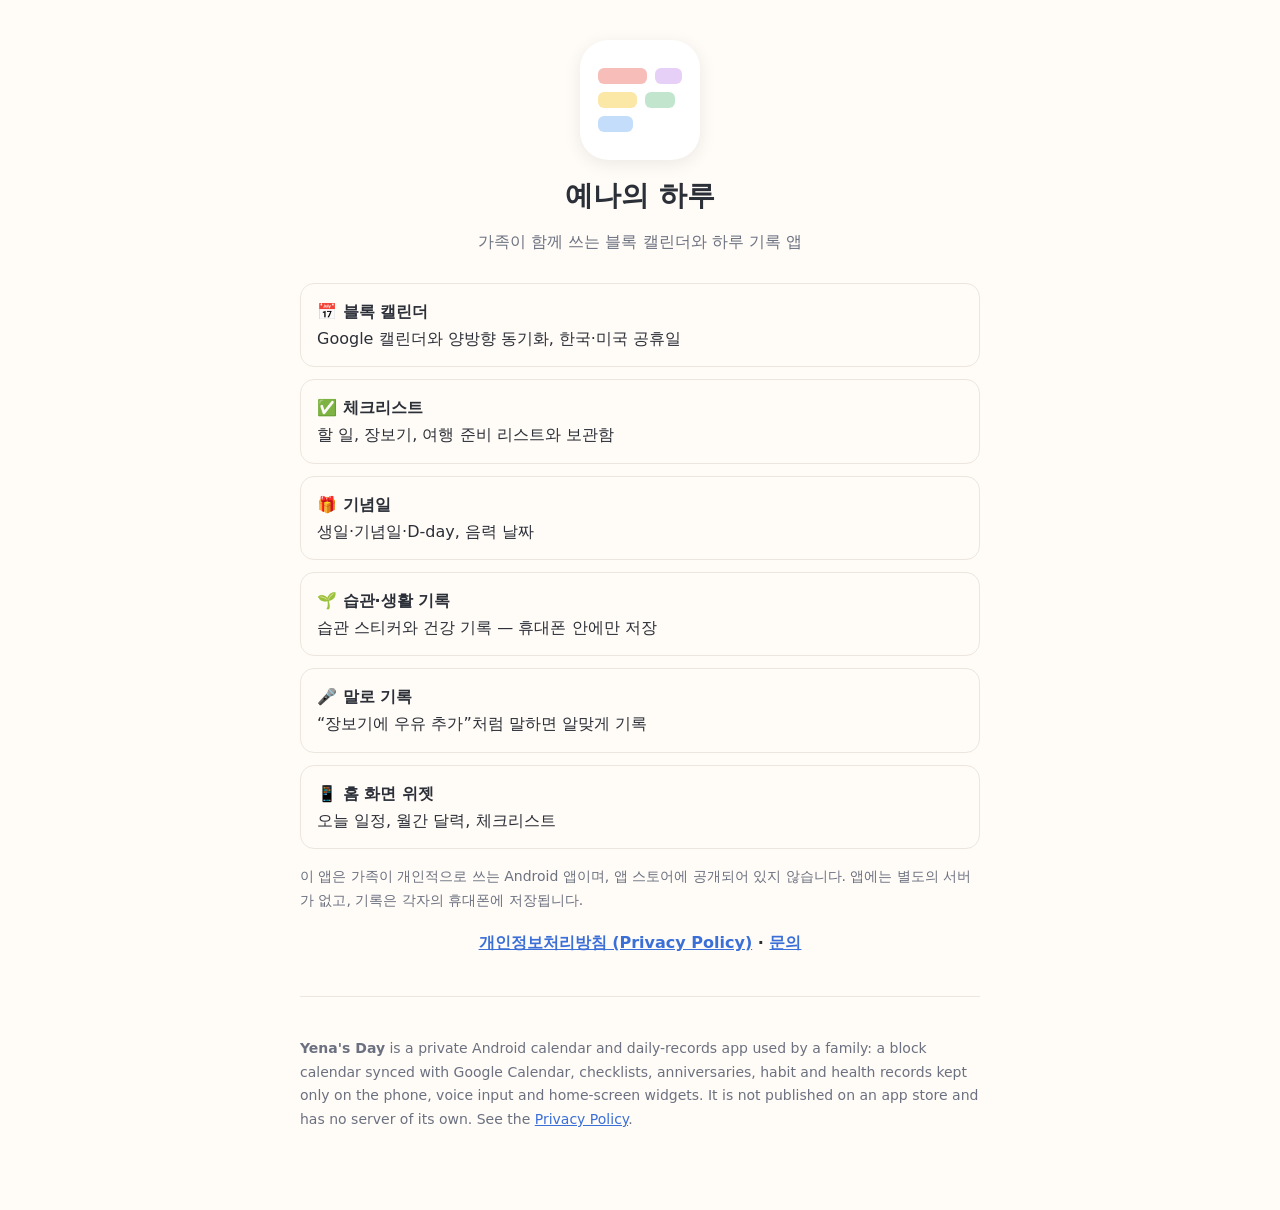
<file: index.html>
<!doctype html>
<html lang="ko">
<head>
  <meta charset="utf-8">
  <meta name="viewport" content="width=device-width, initial-scale=1">
  <title>예나의 하루</title>
  <meta name="description" content="가족이 함께 쓰는 블록 캘린더와 하루 기록 앱">
  <link rel="stylesheet" href="style.css">
</head>
<body>
  <main>
    <div class="hero">
      <div class="logo" aria-hidden="true">
        <span style="background:#F7BDB8;width:58%"></span>
        <span style="background:#E7D0F8;width:32%"></span><span style="background:#FBE7A6;width:46%"></span>
        <span style="background:#C2E5CD;width:36%"></span><span style="background:#C3DDFA;width:42%"></span>
      </div>
      <h1>예나의 하루</h1>
      <p class="lead">가족이 함께 쓰는 블록 캘린더와 하루 기록 앱</p>
    </div>

    <ul class="features">
      <li><strong>📅 블록 캘린더</strong> Google 캘린더와 양방향 동기화, 한국·미국 공휴일</li>
      <li><strong>✅ 체크리스트</strong> 할 일, 장보기, 여행 준비 리스트와 보관함</li>
      <li><strong>🎁 기념일</strong> 생일·기념일·D-day, 음력 날짜</li>
      <li><strong>🌱 습관·생활 기록</strong> 습관 스티커와 건강 기록 — 휴대폰 안에만 저장</li>
      <li><strong>🎤 말로 기록</strong> “장보기에 우유 추가”처럼 말하면 알맞게 기록</li>
      <li><strong>📱 홈 화면 위젯</strong> 오늘 일정, 월간 달력, 체크리스트</li>
    </ul>

    <p class="note">이 앱은 가족이 개인적으로 쓰는 Android 앱이며, 앱 스토어에 공개되어 있지 않습니다. 앱에는 별도의 서버가 없고, 기록은 각자의 휴대폰에 저장됩니다.</p>

    <p class="links"><a href="privacy.html">개인정보처리방침 (Privacy Policy)</a> · <a href="https://github.com/yl4315/yena-day/issues">문의</a></p>

    <hr>
    <p class="muted"><strong>Yena's Day</strong> is a private Android calendar and daily-records app used by a family: a block calendar synced with Google Calendar, checklists, anniversaries, habit and health records kept only on the phone, voice input and home-screen widgets. It is not published on an app store and has no server of its own. See the <a href="privacy.html">Privacy Policy</a>.</p>
  </main>
</body>
</html>
</file>
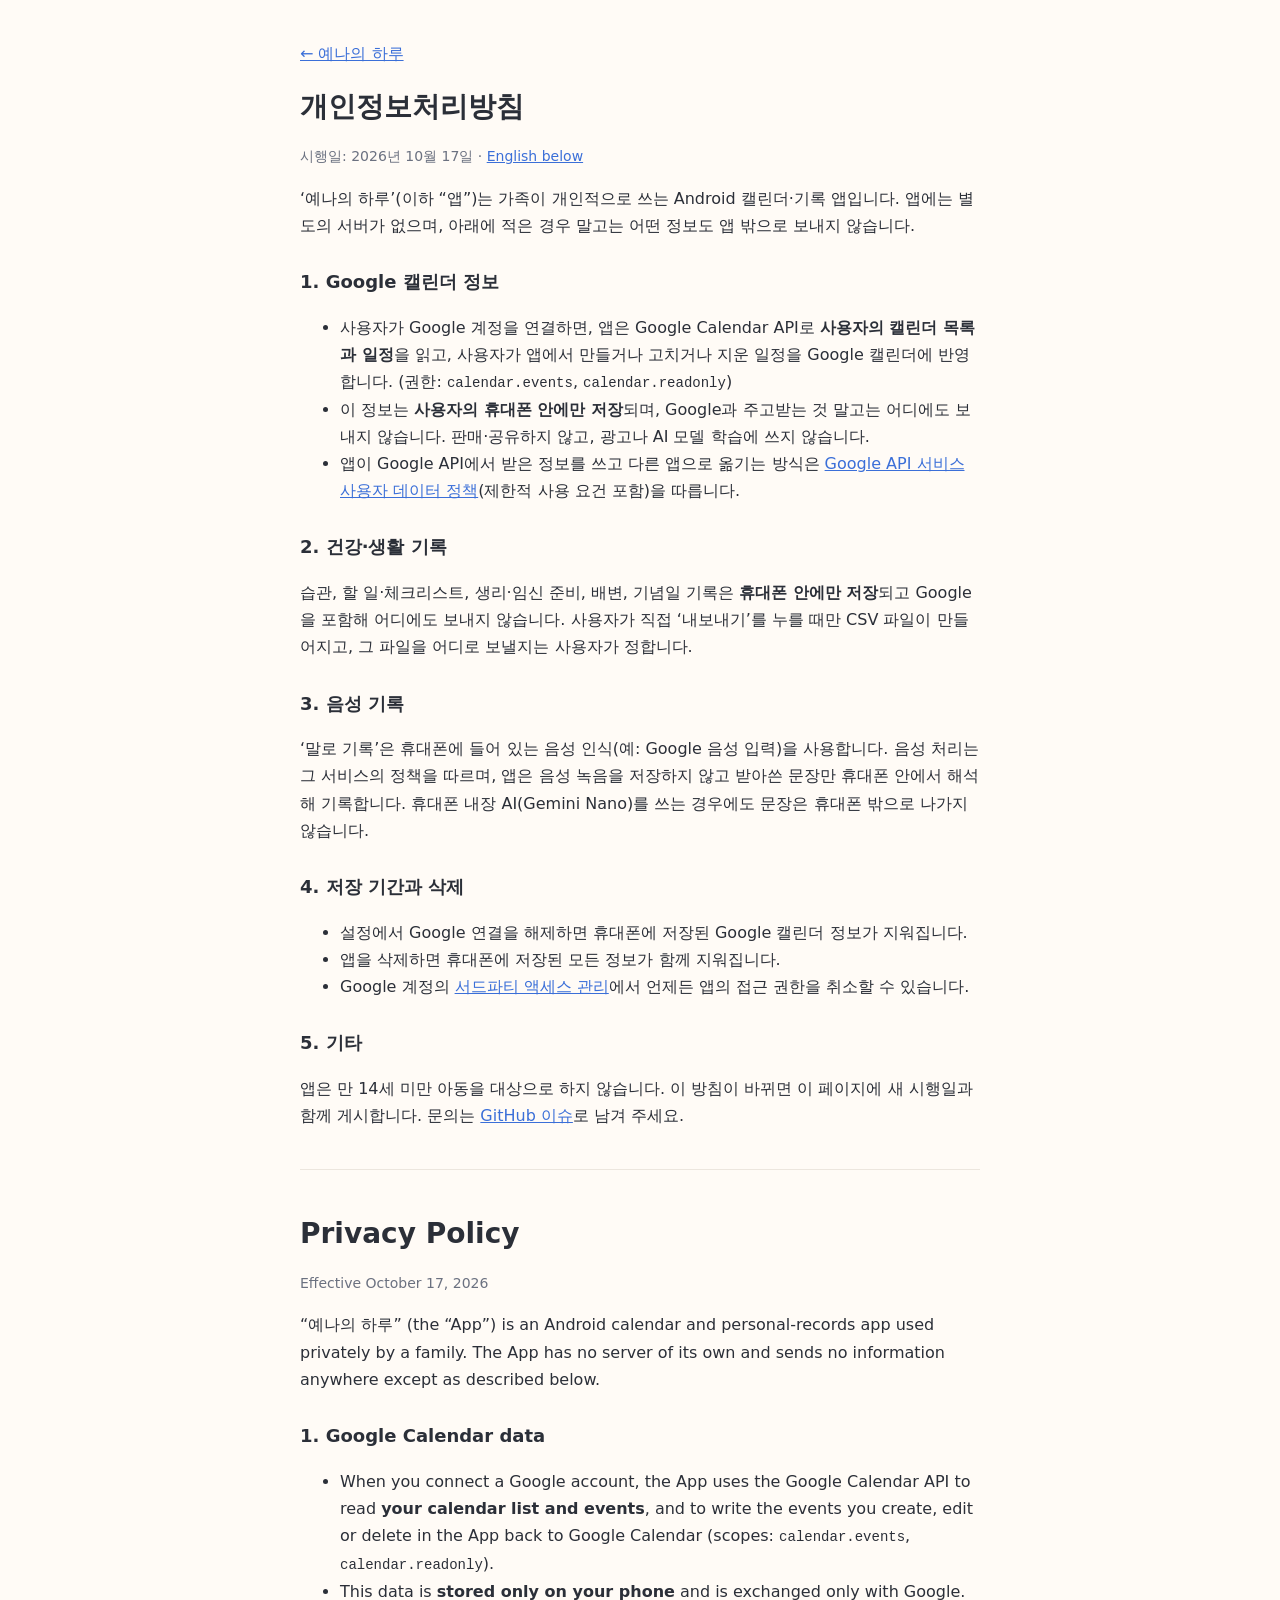
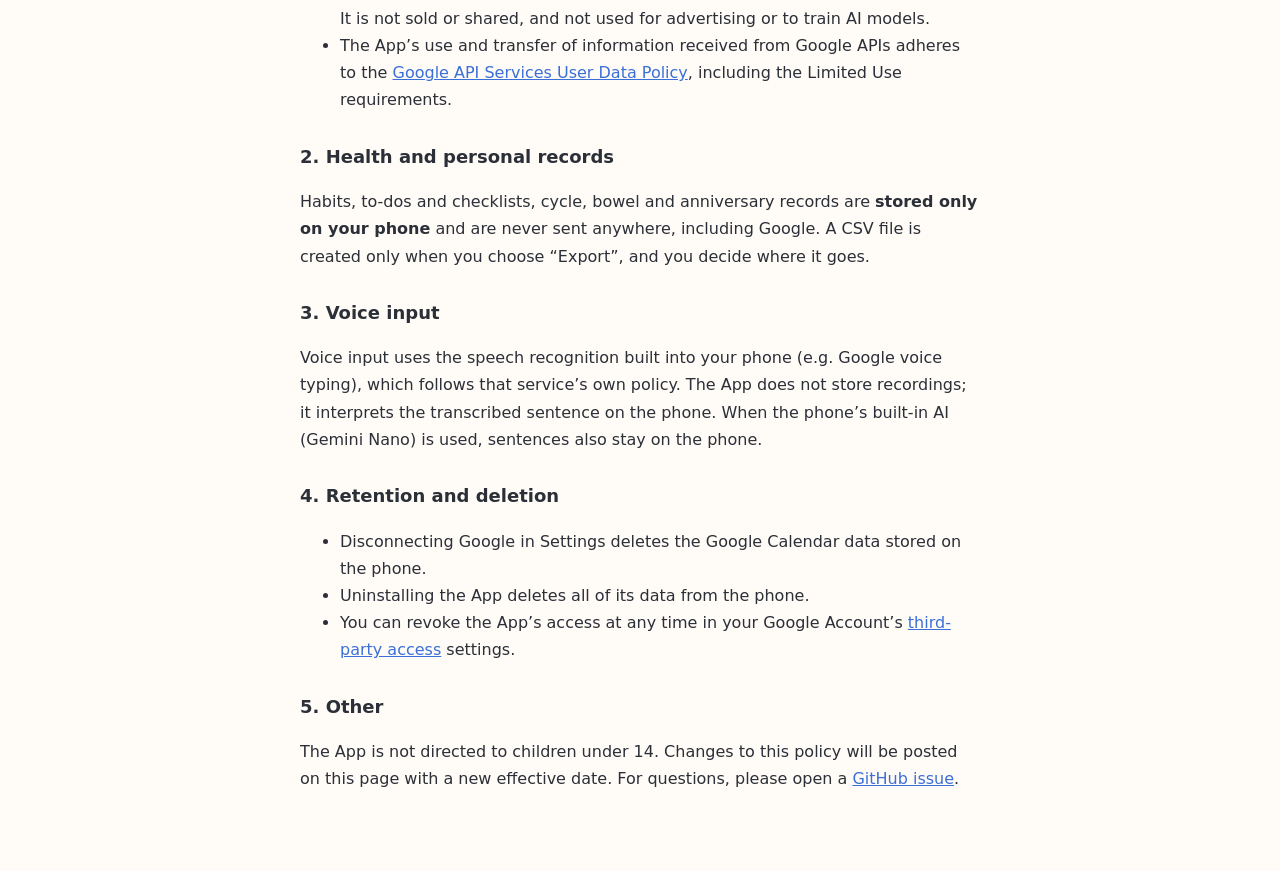
<file: privacy.html>
<!doctype html>
<html lang="ko">
<head>
  <meta charset="utf-8">
  <meta name="viewport" content="width=device-width, initial-scale=1">
  <title>개인정보처리방침 · 예나의 하루</title>
  <link rel="stylesheet" href="style.css">
</head>
<body>
  <main>
    <p class="back"><a href="./">← 예나의 하루</a></p>
    <h1>개인정보처리방침</h1>
    <p class="muted">시행일: 2026년 10월 17일 · <a href="#en">English below</a></p>

    <p>‘예나의 하루’(이하 “앱”)는 가족이 개인적으로 쓰는 Android 캘린더·기록 앱입니다. 앱에는 별도의 서버가 없으며, 아래에 적은 경우 말고는 어떤 정보도 앱 밖으로 보내지 않습니다.</p>

    <h2>1. Google 캘린더 정보</h2>
    <ul>
      <li>사용자가 Google 계정을 연결하면, 앱은 Google Calendar API로 <strong>사용자의 캘린더 목록과 일정</strong>을 읽고, 사용자가 앱에서 만들거나 고치거나 지운 일정을 Google 캘린더에 반영합니다. (권한: <code>calendar.events</code>, <code>calendar.readonly</code>)</li>
      <li>이 정보는 <strong>사용자의 휴대폰 안에만 저장</strong>되며, Google과 주고받는 것 말고는 어디에도 보내지 않습니다. 판매·공유하지 않고, 광고나 AI 모델 학습에 쓰지 않습니다.</li>
      <li>앱이 Google API에서 받은 정보를 쓰고 다른 앱으로 옮기는 방식은 <a href="https://developers.google.com/terms/api-services-user-data-policy">Google API 서비스 사용자 데이터 정책</a>(제한적 사용 요건 포함)을 따릅니다.</li>
    </ul>

    <h2>2. 건강·생활 기록</h2>
    <p>습관, 할 일·체크리스트, 생리·임신 준비, 배변, 기념일 기록은 <strong>휴대폰 안에만 저장</strong>되고 Google을 포함해 어디에도 보내지 않습니다. 사용자가 직접 ‘내보내기’를 누를 때만 CSV 파일이 만들어지고, 그 파일을 어디로 보낼지는 사용자가 정합니다.</p>

    <h2>3. 음성 기록</h2>
    <p>‘말로 기록’은 휴대폰에 들어 있는 음성 인식(예: Google 음성 입력)을 사용합니다. 음성 처리는 그 서비스의 정책을 따르며, 앱은 음성 녹음을 저장하지 않고 받아쓴 문장만 휴대폰 안에서 해석해 기록합니다. 휴대폰 내장 AI(Gemini Nano)를 쓰는 경우에도 문장은 휴대폰 밖으로 나가지 않습니다.</p>

    <h2>4. 저장 기간과 삭제</h2>
    <ul>
      <li>설정에서 Google 연결을 해제하면 휴대폰에 저장된 Google 캘린더 정보가 지워집니다.</li>
      <li>앱을 삭제하면 휴대폰에 저장된 모든 정보가 함께 지워집니다.</li>
      <li>Google 계정의 <a href="https://myaccount.google.com/permissions">서드파티 액세스 관리</a>에서 언제든 앱의 접근 권한을 취소할 수 있습니다.</li>
    </ul>

    <h2>5. 기타</h2>
    <p>앱은 만 14세 미만 아동을 대상으로 하지 않습니다. 이 방침이 바뀌면 이 페이지에 새 시행일과 함께 게시합니다. 문의는 <a href="https://github.com/yl4315/yena-day/issues">GitHub 이슈</a>로 남겨 주세요.</p>

    <hr>

    <h1 id="en">Privacy Policy</h1>
    <p class="muted">Effective October 17, 2026</p>
    <p>“예나의 하루” (the “App”) is an Android calendar and personal-records app used privately by a family. The App has no server of its own and sends no information anywhere except as described below.</p>

    <h2>1. Google Calendar data</h2>
    <ul>
      <li>When you connect a Google account, the App uses the Google Calendar API to read <strong>your calendar list and events</strong>, and to write the events you create, edit or delete in the App back to Google Calendar (scopes: <code>calendar.events</code>, <code>calendar.readonly</code>).</li>
      <li>This data is <strong>stored only on your phone</strong> and is exchanged only with Google. It is not sold or shared, and not used for advertising or to train AI models.</li>
      <li>The App’s use and transfer of information received from Google APIs adheres to the <a href="https://developers.google.com/terms/api-services-user-data-policy">Google API Services User Data Policy</a>, including the Limited Use requirements.</li>
    </ul>

    <h2>2. Health and personal records</h2>
    <p>Habits, to-dos and checklists, cycle, bowel and anniversary records are <strong>stored only on your phone</strong> and are never sent anywhere, including Google. A CSV file is created only when you choose “Export”, and you decide where it goes.</p>

    <h2>3. Voice input</h2>
    <p>Voice input uses the speech recognition built into your phone (e.g. Google voice typing), which follows that service’s own policy. The App does not store recordings; it interprets the transcribed sentence on the phone. When the phone’s built-in AI (Gemini Nano) is used, sentences also stay on the phone.</p>

    <h2>4. Retention and deletion</h2>
    <ul>
      <li>Disconnecting Google in Settings deletes the Google Calendar data stored on the phone.</li>
      <li>Uninstalling the App deletes all of its data from the phone.</li>
      <li>You can revoke the App’s access at any time in your Google Account’s <a href="https://myaccount.google.com/permissions">third-party access</a> settings.</li>
    </ul>

    <h2>5. Other</h2>
    <p>The App is not directed to children under 14. Changes to this policy will be posted on this page with a new effective date. For questions, please open a <a href="https://github.com/yl4315/yena-day/issues">GitHub issue</a>.</p>
  </main>
</body>
</html>
</file>
<file: style.css>
:root {
  --bg: #fffbf6;
  --text: #2b2f38;
  --muted: #6b7180;
  --line: #ece6de;
  --link: #3b6fd8;
}
@media (prefers-color-scheme: dark) {
  :root {
    --bg: #15161a;
    --text: #eceef1;
    --muted: #9aa0aa;
    --line: #2a2d33;
    --link: #7aa5ff;
  }
}
* { box-sizing: border-box; }
body {
  margin: 0;
  background: var(--bg);
  color: var(--text);
  font: 16px/1.7 -apple-system, "Apple SD Gothic Neo", "Noto Sans KR", "Malgun Gothic", system-ui, sans-serif;
}
main { max-width: 720px; margin: 0 auto; padding: 40px 20px 64px; }
a { color: var(--link); }
h1 { font-size: 28px; margin: 8px 0; }
h2 { font-size: 18px; margin-top: 28px; }
hr { border: 0; border-top: 1px solid var(--line); margin: 40px 0; }
code { font-size: 14px; }
.muted, .note { color: var(--muted); font-size: 14px; }
.back { margin: 0 0 16px; }
.hero { text-align: center; margin-bottom: 28px; }
.lead { color: var(--muted); margin: 0; }
.logo {
  width: 120px; height: 120px; margin: 0 auto 12px; padding: 22px 18px;
  background: #fff; border-radius: 28px; box-shadow: 0 4px 18px rgba(0, 0, 0, 0.08);
  display: flex; flex-wrap: wrap; gap: 8px; align-content: center;
}
.logo span { height: 16px; border-radius: 6px; display: block; }
.features { list-style: none; padding: 0; display: grid; gap: 12px; }
.features li { border: 1px solid var(--line); border-radius: 14px; padding: 14px 16px; }
.features strong { display: block; }
.links { text-align: center; font-weight: 600; }
</file>
